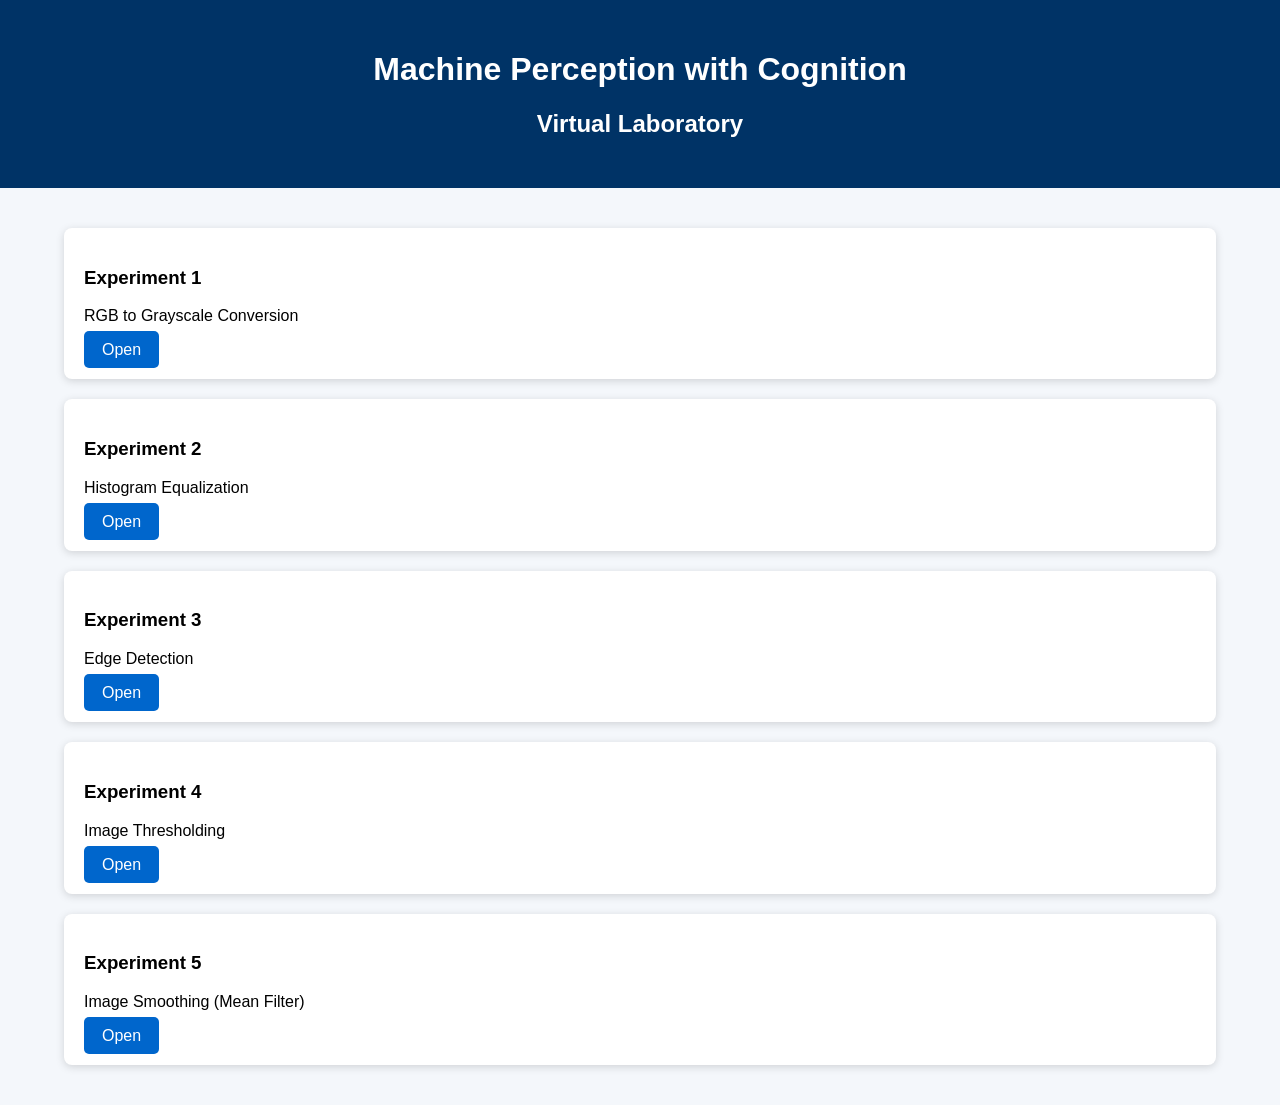
<file: index.html>
<!DOCTYPE html><html><head><meta charset='UTF-8'><meta name='viewport' content='width=device-width,initial-scale=1'><title>Machine Perception with Cognition Virtual Lab</title>
<style>body{font-family:Arial;background:#f4f7fb;margin:0}header{background:#003366;color:#fff;padding:30px;text-align:center}.c{width:90%;margin:auto;padding:20px}.card{background:#fff;padding:20px;margin:20px 0;border-radius:8px;box-shadow:0 2px 8px rgba(0,0,0,.15)}a{background:#0066cc;color:#fff;padding:10px 18px;text-decoration:none;border-radius:5px}</style></head><body><header><h1>Machine Perception with Cognition</h1><h2>Virtual Laboratory</h2></header><div class='c'>
<div class='card'><h3>Experiment 1</h3><p>RGB to Grayscale Conversion</p><a href='Experiment1/index.html'>Open</a></div>
<div class='card'><h3>Experiment 2</h3><p>Histogram Equalization</p><a href='Experiment2/index.html'>Open</a></div>
<div class='card'><h3>Experiment 3</h3><p>Edge Detection</p><a href='Experiment3/index.html'>Open</a></div>
<div class='card'><h3>Experiment 4</h3><p>Image Thresholding</p><a href='Experiment4/index.html'>Open</a></div>
<div class='card'><h3>Experiment 5</h3><p>Image Smoothing (Mean Filter)</p><a href='Experiment5/index.html'>Open</a></div>
</div></body></html>
</file>
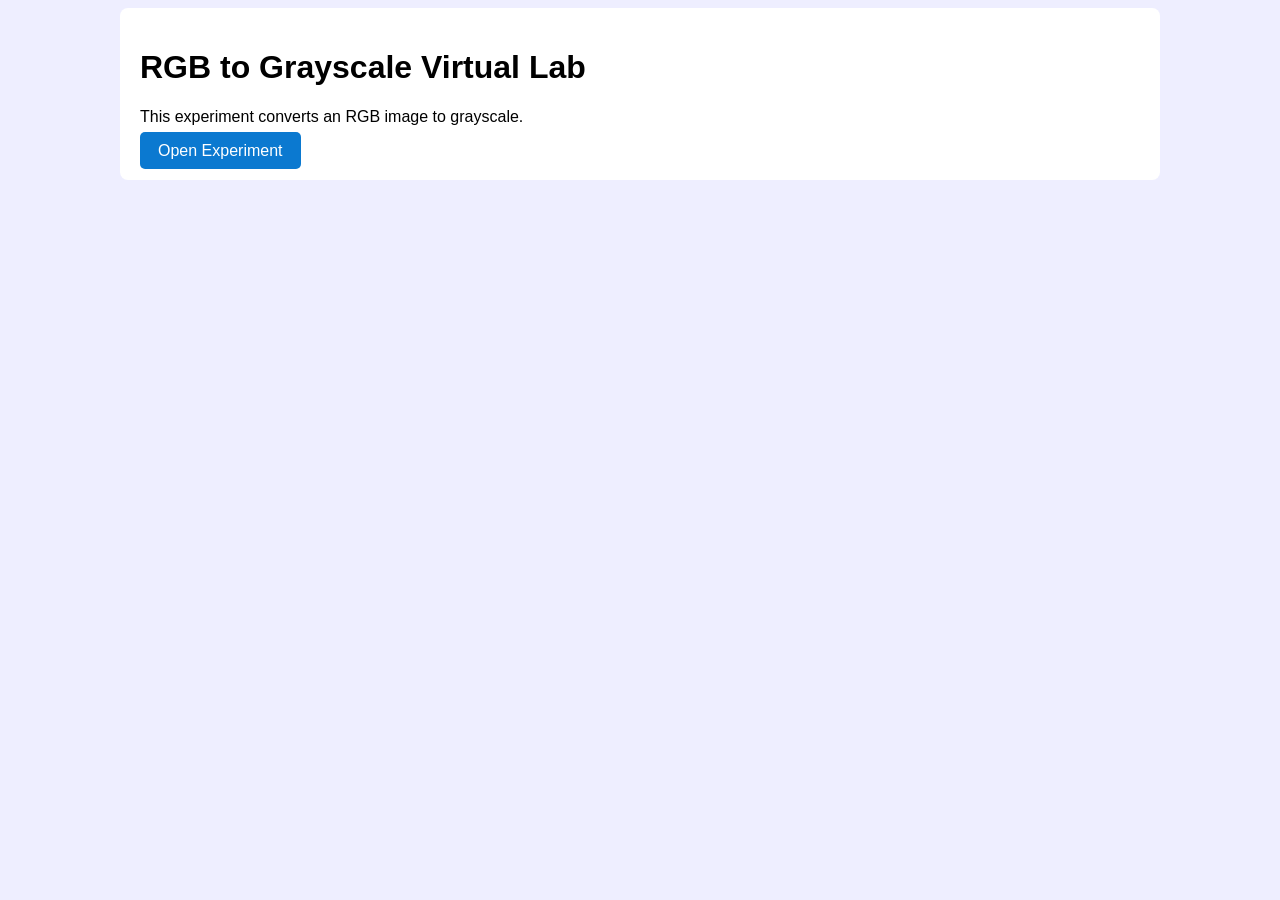
<file: Experiment1/index.html>
<!DOCTYPE html><html><head><meta charset='UTF-8'><title>RGB to Grayscale Lab</title><link rel='stylesheet' href='style.css'></head>
<body><div class='container'><h1>RGB to Grayscale Virtual Lab</h1>
<p>This experiment converts an RGB image to grayscale.</p>
<a class='btn' href='rgb-to-grayscale.html'>Open Experiment</a></div></body></html>
</file>
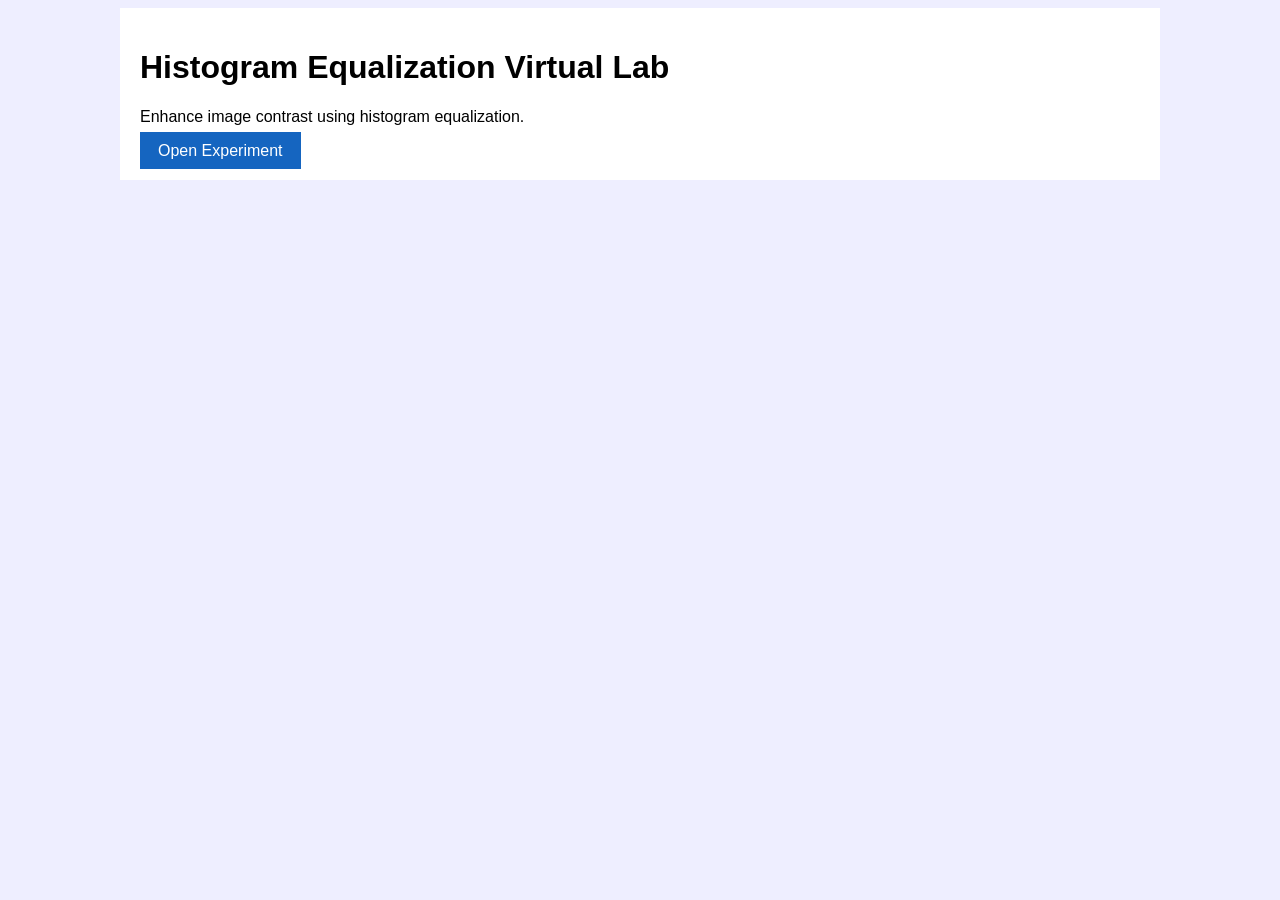
<file: Experiment2/index.html>
<!DOCTYPE html><html><head><link rel='stylesheet' href='style.css'><title>Histogram Equalization Lab</title></head><body><div class='container'><h1>Histogram Equalization Virtual Lab</h1><p>Enhance image contrast using histogram equalization.</p><a class='btn' href='histogram-equalization.html'>Open Experiment</a></div></body></html>
</file>
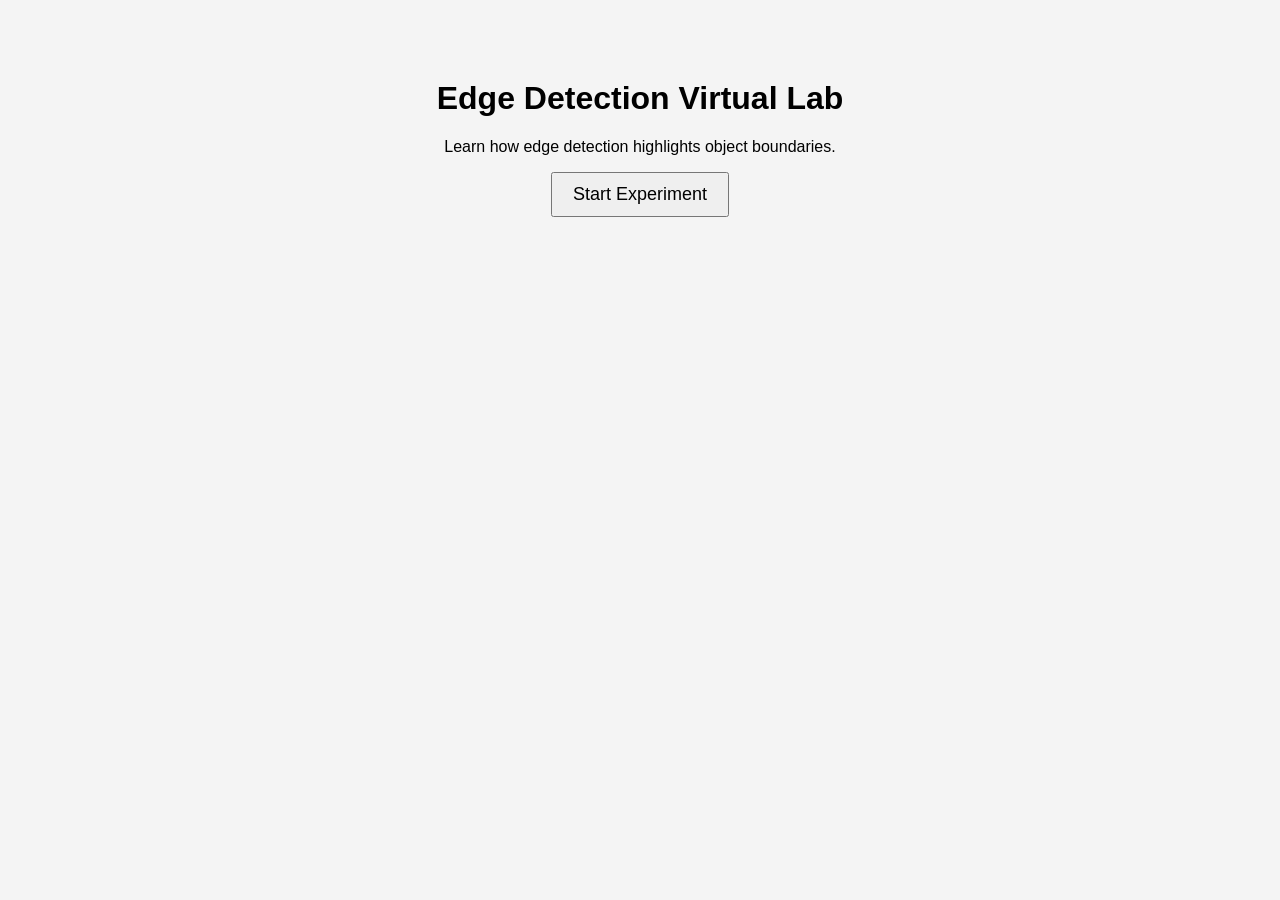
<file: Experiment3/index.html>
<!DOCTYPE html><html><head><title>Edge Detection Virtual Lab</title><link rel="stylesheet" href="style.css"></head><body><div class="container"><h1>Edge Detection Virtual Lab</h1><p>Learn how edge detection highlights object boundaries.</p><a href="edge-detection.html"><button>Start Experiment</button></a></div></body></html>
</file>
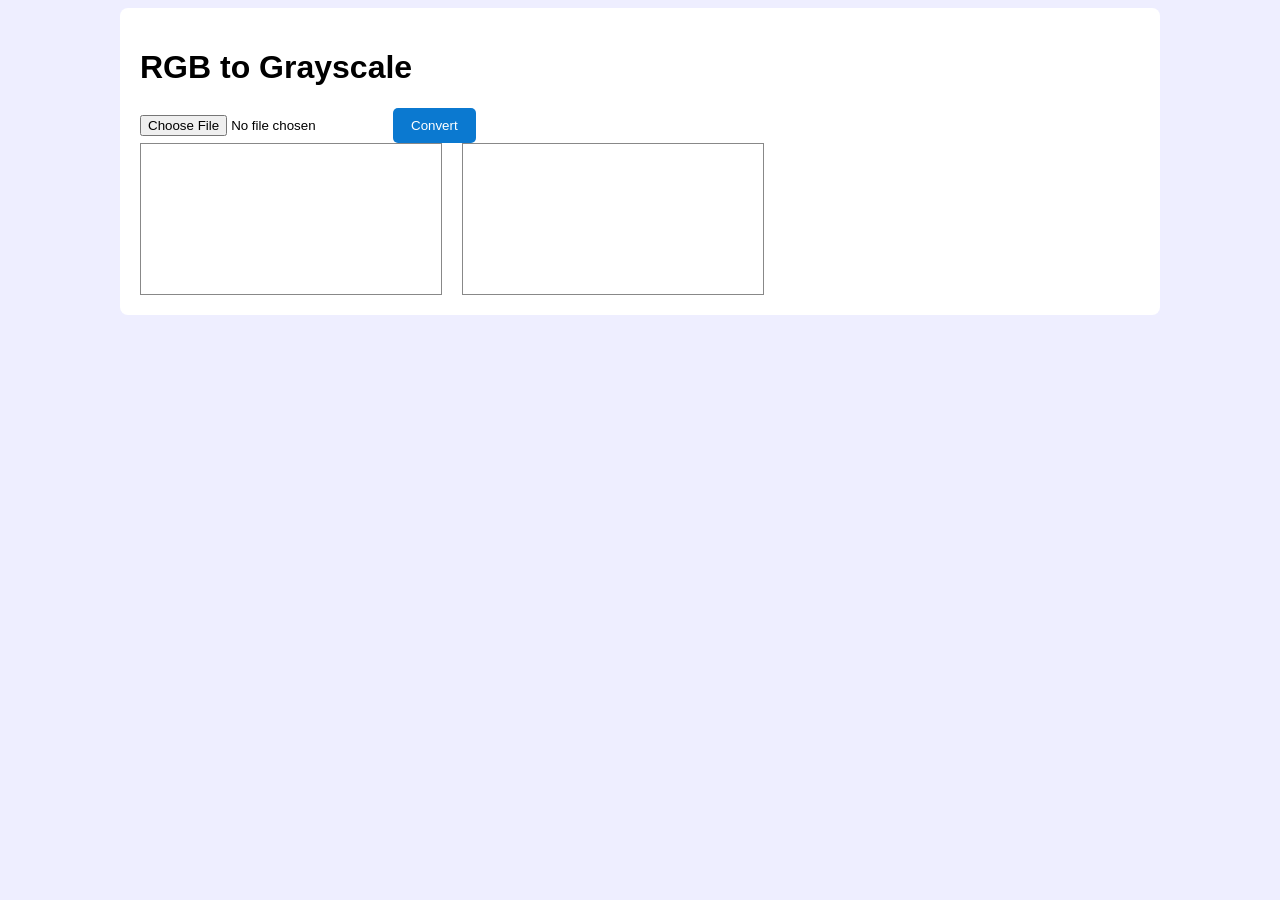
<file: Experiment1/rgb-to-grayscale.html>
<!DOCTYPE html><html><head><meta charset='UTF-8'><title>RGB to Grayscale</title><link rel='stylesheet' href='style.css'></head>
<body><div class='container'><h1>RGB to Grayscale</h1>
<input type='file' id='upload' accept='image/*'><button onclick='convertImage()'>Convert</button>
<div class='row'><canvas id='originalCanvas'></canvas><canvas id='grayCanvas'></canvas></div>
<script src='script.js'></script></div></body></html>
</file>
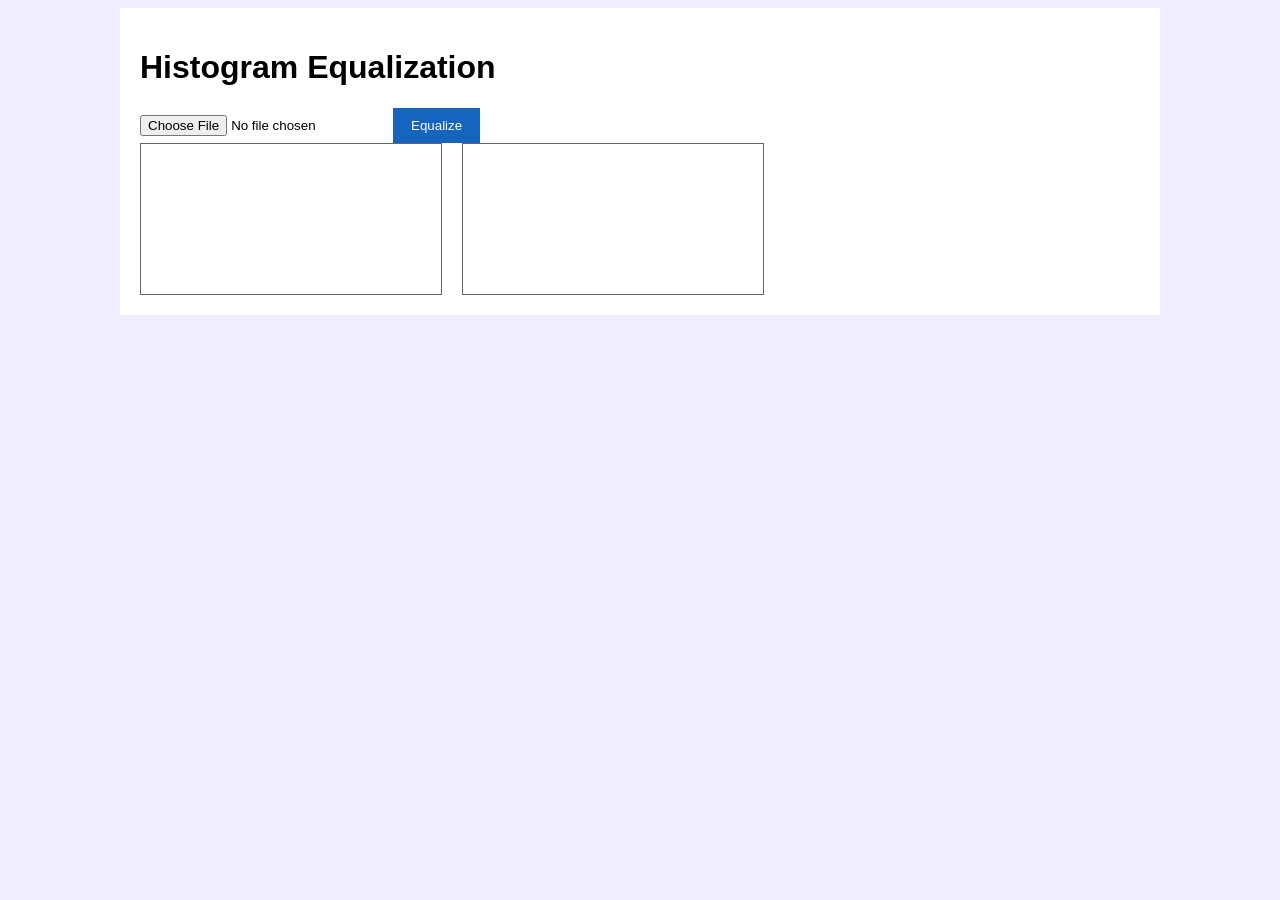
<file: Experiment2/histogram-equalization.html>
<!DOCTYPE html><html><head><link rel='stylesheet' href='style.css'><title>Histogram Equalization</title></head><body><div class='container'><h1>Histogram Equalization</h1><input type='file' id='upload'><button onclick='equalize()'>Equalize</button><div class='row'><canvas id='orig'></canvas><canvas id='out'></canvas></div><script src='script.js'></script></body></html>
</file>
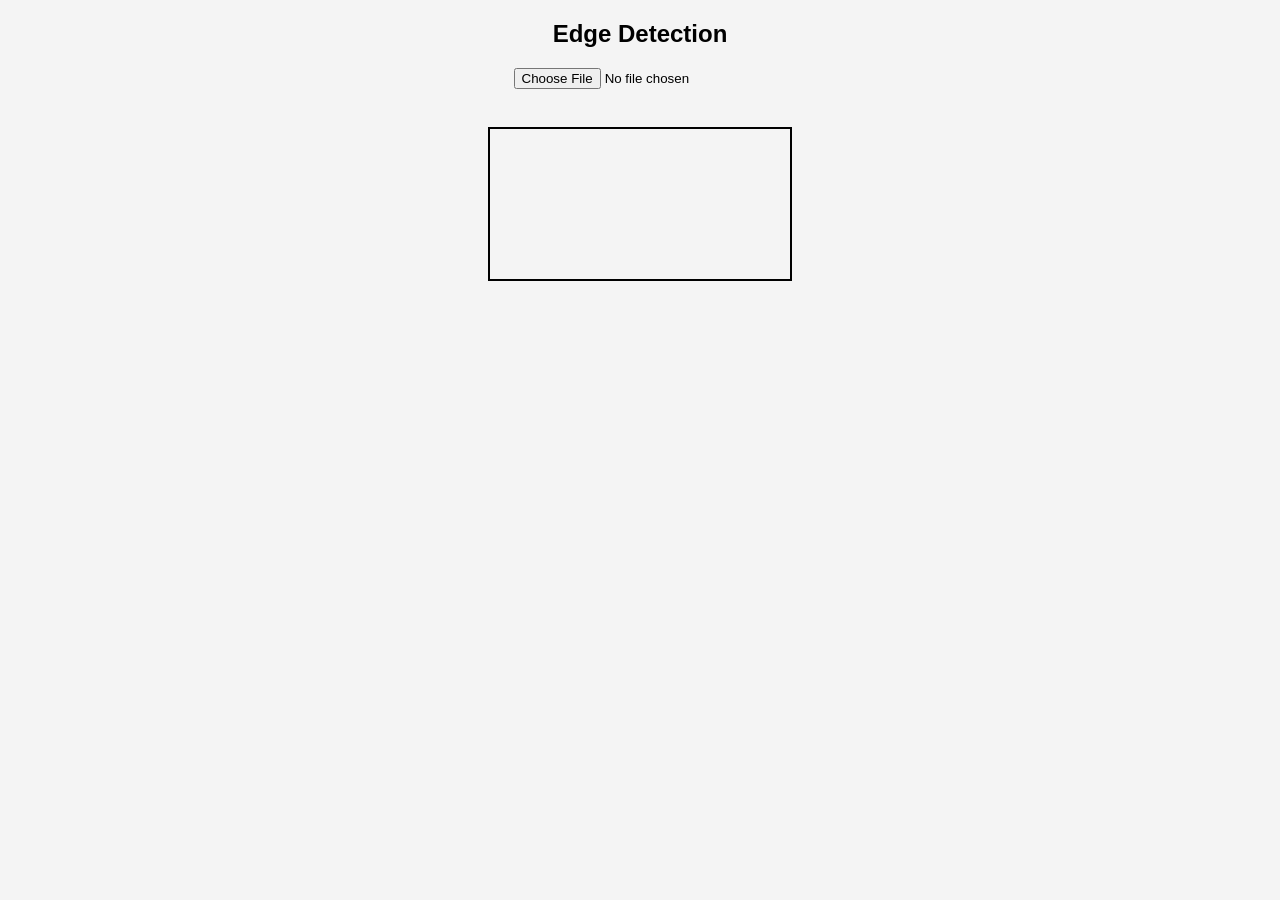
<file: Experiment3/edge-detection.html>
<!DOCTYPE html><html><head><title>Edge Detection Experiment</title><link rel="stylesheet" href="style.css"></head><body><h2>Edge Detection</h2><input type="file" id="upload"><br><br><canvas id="canvas"></canvas><script src="script.js"></script></body></html>
</file>
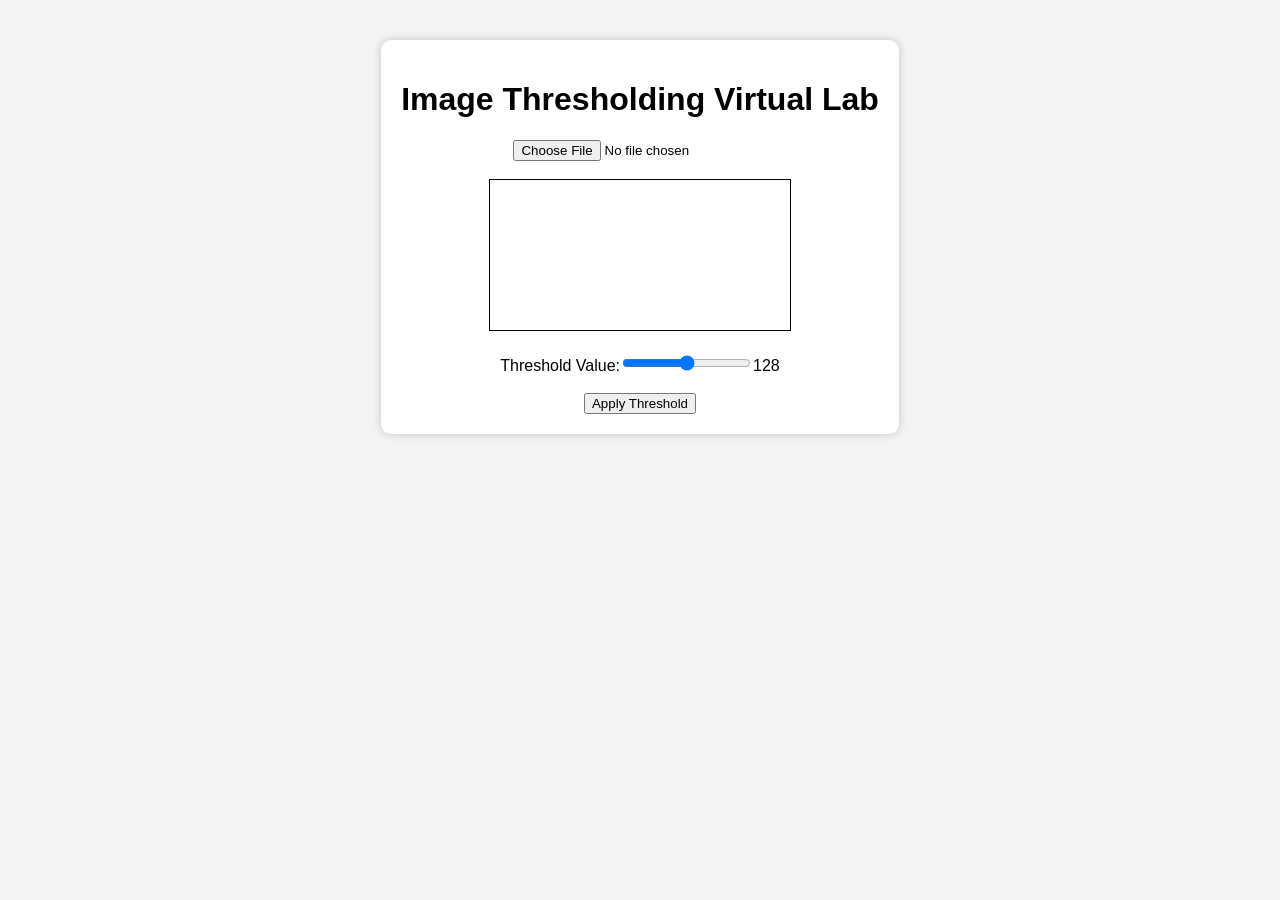
<file: Experiment4/thresholding.html>
<!DOCTYPE html><html><head><meta charset="UTF-8"><title>Image Thresholding</title><link rel="stylesheet" href="style.css"></head><body><div class="container"><h1>Image Thresholding Virtual Lab</h1><input type="file" id="upload"><br><br><canvas id="canvas"></canvas><br><br><label>Threshold Value:</label><input type="range" id="threshold" min="0" max="255" value="128"><span id="value">128</span><br><br><button onclick="applyThreshold()">Apply Threshold</button></div><script src="script.js"></script></body></html>
</file>
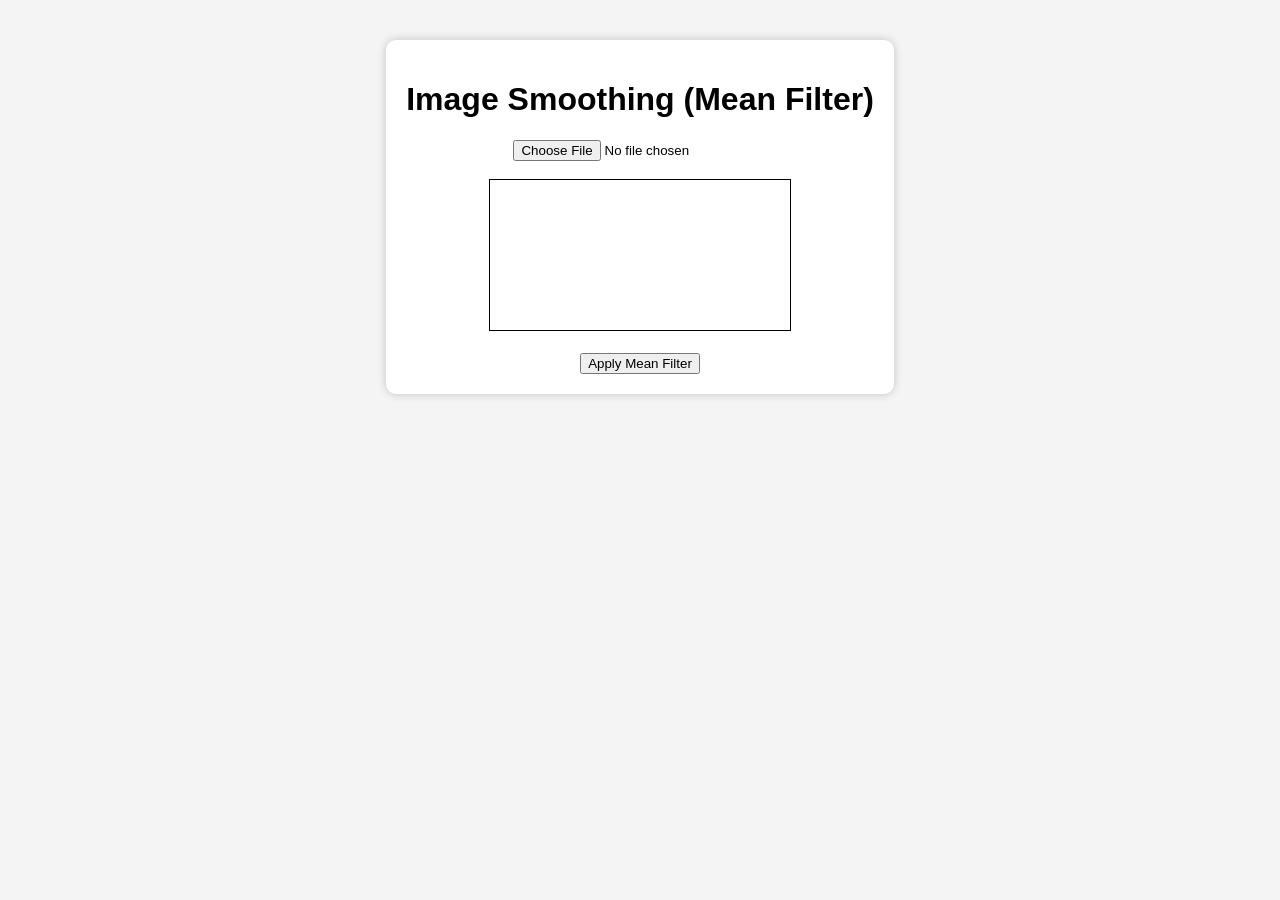
<file: Experiment5/image-smoothing.html>
<!DOCTYPE html><html><head><meta charset='UTF-8'><title>Image Smoothing</title><link rel='stylesheet' href='style.css'></head><body><div class='container'><h1>Image Smoothing (Mean Filter)</h1><input type='file' id='upload'><br><br><canvas id='canvas'></canvas><br><br><button onclick='smoothImage()'>Apply Mean Filter</button></div><script src='script.js'></script></body></html>
</file>
<file: Experiment1/style.css>
body{font-family:Arial;background:#eef}.container{max-width:1000px;margin:auto;background:#fff;padding:20px;border-radius:8px}.btn,button{background:#0b79d0;color:#fff;padding:10px 18px;text-decoration:none;border:none;border-radius:5px;cursor:pointer}.row{display:flex;gap:20px;flex-wrap:wrap}canvas{border:1px solid #888;max-width:450px}
</file>
<file: Experiment2/style.css>
body{font-family:Arial;background:#eef}.container{max-width:1000px;margin:auto;background:#fff;padding:20px}.row{display:flex;gap:20px;flex-wrap:wrap}canvas{border:1px solid #666;max-width:450px}.btn,button{padding:10px 18px;background:#1565c0;color:#fff;border:none;text-decoration:none}
</file>
<file: Experiment3/style.css>
body{font-family:Arial,sans-serif;text-align:center;background:#f4f4f4}.container{margin-top:80px}button{padding:10px 20px;font-size:18px}canvas{border:2px solid black;margin-top:20px}
</file>
<file: Experiment4/style.css>
body{font-family:Arial;background:#f4f4f4;text-align:center;margin:40px}.container{background:#fff;padding:20px;border-radius:10px;display:inline-block;box-shadow:0 0 10px rgba(0,0,0,.2)}canvas{max-width:500px;border:1px solid #000}
</file>
<file: Experiment5/style.css>
body{font-family:Arial;text-align:center;background:#f4f4f4;margin:40px}.container{background:#fff;padding:20px;border-radius:10px;display:inline-block;box-shadow:0 0 10px rgba(0,0,0,.2)}canvas{border:1px solid #000;max-width:500px}
</file>
